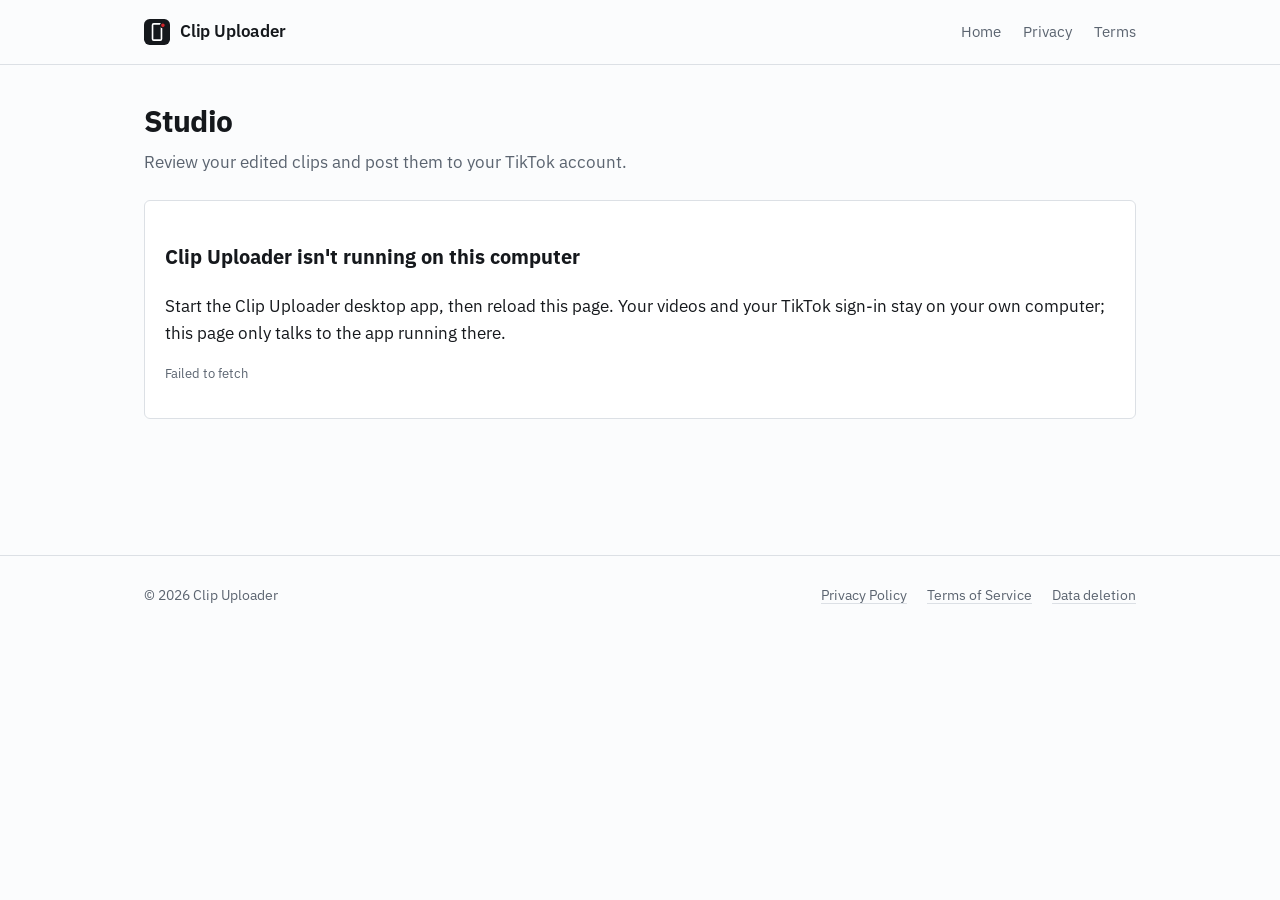
<file: studio/index.html>
<!doctype html>
<html lang="en">
<head>
  <meta charset="utf-8">
  <meta name="viewport" content="width=device-width, initial-scale=1">
  <link rel="canonical" href="https://clipuploader.github.io/studio/">
  <title>Clip Uploader Studio</title>
  <meta name="robots" content="noindex">
  <link rel="icon" href="../logo.svg" type="image/svg+xml">
  <link href="https://fonts.googleapis.com/css2?family=IBM+Plex+Mono&family=IBM+Plex+Sans:wght@400;500;600&display=swap" rel="stylesheet">
  <link rel="stylesheet" href="../style.css?v=5">
  <style>
    [hidden] { display: none !important; }
    .studio { padding-top: 32px; padding-bottom: 64px; }
    .studio h1 { font-size: 30px; margin: 0 0 4px; letter-spacing: -0.02em; }
    .studio .sub { color: var(--muted); margin: 0 0 24px; }
    .account { display: flex; align-items: center; gap: 14px; margin-bottom: 22px; }
    .account img { width: 48px; height: 48px; border-radius: 50%; object-fit: cover; background: var(--bg-soft); }
    .account .who { line-height: 1.3; }
    .account .who small { color: var(--muted); display: block; }
    .account .actions { margin-left: auto; display: flex; gap: 10px; }
    .layout { display: grid; grid-template-columns: 300px 1fr; gap: 20px; align-items: start; }
    .clips { padding: 8px; max-height: 760px; overflow: auto; }
    .clip { display: block; width: 100%; text-align: left; border: 1px solid transparent; background: none; color: var(--text);
      padding: 10px 12px; border-radius: 10px; cursor: pointer; font: inherit; }
    .clip:hover { background: var(--bg-soft); }
    .clip.active { border-color: var(--accent); background: var(--accent-soft); }
    .clip small { display: block; color: var(--muted); font-size: 13px; }
    .composer { display: grid; grid-template-columns: 260px 1fr; gap: 24px; }
    .composer video { width: 100%; aspect-ratio: 9 / 16; background: #000; border-radius: 12px; }
    .field { margin-bottom: 18px; }
    .field > label, .field > .label { display: block; font-weight: 600; margin-bottom: 6px; }
    textarea, select { width: 100%; font: inherit; color: var(--text); background: var(--card); border: 1px solid var(--border);
      border-radius: 10px; padding: 10px 12px; }
    textarea { min-height: 130px; resize: vertical; }
    .count { color: var(--muted); font-size: 13px; text-align: right; }
    .checks label { display: inline-flex; align-items: center; gap: 8px; margin-right: 18px; font-weight: 400; }
    .checks label.off { color: var(--muted); }
    .hint { color: var(--muted); font-size: 13px; margin-top: 6px; }
    .toggle { display: flex; align-items: center; justify-content: space-between; gap: 12px; }
    .switch { position: relative; width: 44px; height: 24px; flex: none; }
    .switch input { opacity: 0; width: 0; height: 0; }
    .switch span { position: absolute; inset: 0; background: var(--border); border-radius: 999px; transition: .2s; cursor: pointer; }
    .switch span::before { content: ""; position: absolute; width: 18px; height: 18px; left: 3px; top: 3px; background: #fff;
      border-radius: 50%; transition: .2s; }
    .switch input:checked + span { background: var(--accent); }
    .switch input:checked + span::before { transform: translateX(20px); }
    .disclosure { border: 1px solid var(--border); border-radius: 10px; padding: 12px 14px; margin-top: 10px; }
    .disclosure label { display: flex; gap: 10px; align-items: flex-start; margin: 8px 0; font-weight: 400; }
    .disclosure label small { display: block; color: var(--muted); }
    .notice { background: var(--accent-soft); border-radius: 10px; padding: 10px 12px; font-size: 14px; margin-top: 8px; }
    .consent { font-size: 14px; color: var(--muted); margin: 6px 0 14px; }
    .btn[disabled] { opacity: .5; cursor: not-allowed; filter: none; }
    button.btn { cursor: pointer; font-family: inherit; }
    .status { margin-top: 14px; padding: 12px 14px; border-radius: 10px; background: var(--bg-soft); border: 1px solid var(--border); }
    .status.ok { border-color: var(--ok); }
    .status.err { border-color: #d93025; }
    .group { font-size: 14px; font-weight: 600; color: var(--text); padding: 14px 12px 4px; }
    .day { font-size: 13px; font-weight: 600; padding: 8px 12px 2px; }
    .clip.posted { opacity: .7; }
    .posted-note { background: var(--accent-soft); border-radius: 10px; padding: 10px 12px; margin-bottom: 12px; font-size: 14px; }
    #mark { margin-left: 8px; }
    .pick { display: inline-block; font-size: 12px; font-weight: 600; color: var(--accent); margin-right: 6px; }
    .badge { display: inline-block; font-size: 12px; color: var(--muted); margin-left: 6px; }
    .empty { color: var(--muted); padding: 14px; }
    .usage { margin-top: 20px; }
    .recs { padding-left: 20px; margin: 0 0 16px; }
    .recs li { margin: 6px 0; }
    .recs li small { display: block; color: var(--muted); }
    .area { font-weight: 600; margin-right: 6px; }
    .usage-head { display: flex; flex-wrap: wrap; align-items: baseline; gap: 6px 14px; margin-bottom: 16px; }
    .usage-head h2 { font-size: 22px; margin: 0; }
    .tiles { display: grid; grid-template-columns: repeat(auto-fit, minmax(170px, 1fr)); gap: 12px; margin-bottom: 18px; }
    .tile { background: var(--bg-soft); border: 1px solid var(--border); border-radius: 12px; padding: 12px 14px; }
    .tile small { display: block; color: var(--muted); font-size: 13px; }
    .tile strong { display: block; font-size: 24px; letter-spacing: -0.01em; }
    .tile span { display: block; color: var(--muted); font-size: 12px; }
    .chart { display: flex; align-items: flex-end; gap: 6px; height: 150px; padding: 8px 0 22px; border-bottom: 1px solid var(--border);
      margin-bottom: 18px; position: relative; }
    .bar { flex: 1; min-width: 0; position: relative; height: 100%; display: flex; align-items: flex-end; }
    .bar i { display: block; width: 100%; background: var(--accent); border-radius: 4px 4px 0 0; min-height: 2px; opacity: .85; }
    .bar.today i { opacity: 1; }
    .bar:hover i { opacity: 1; }
    .bar b { position: absolute; bottom: -20px; left: 0; right: 0; text-align: center; font-size: 11px; font-weight: 400; color: var(--muted); }
    .usage-cols { display: grid; grid-template-columns: 1fr 1fr; gap: 24px; }
    .usage-cols h3 { font-size: 15px; margin: 0 0 6px; }
    table.mini { width: 100%; border-collapse: collapse; font-size: 14px; margin-bottom: 16px; }
    table.mini td { padding: 5px 4px; border-bottom: 1px solid var(--border); }
    table.mini td.n { text-align: right; font-variant-numeric: tabular-nums; }
    @media (max-width: 900px) { .layout, .composer, .usage-cols { grid-template-columns: 1fr; } .composer video { max-width: 280px; } }
  </style>
</head>
<body>
<header class="site-header">
  <div class="wrap">
    <a class="brand" href="../"><img src="../logo.svg" alt="">Clip Uploader</a>
    <nav class="nav">
      <a href="../">Home</a>
      <a href="../privacy.html">Privacy</a>
      <a href="../terms.html">Terms</a>
    </nav>
  </div>
</header>

<main class="wrap studio">
  <h1>Studio</h1>
  <p class="sub">Review your edited clips and post them to your TikTok account.</p>

  <div id="offline" class="card" hidden>
    <h3>Clip Uploader isn't running on this computer</h3>
    <p>Start the Clip Uploader desktop app, then reload this page. Your videos and your TikTok sign-in stay on your
      own computer; this page only talks to the app running there.</p>
    <p class="hint" id="offline-detail"></p>
  </div>

  <div id="app" hidden>
    <div class="card account" id="account">
      <img id="avatar" alt="">
      <div class="who">
        <small>Posting to TikTok account</small>
        <strong id="nickname">Not connected</strong> <span id="username" class="hint"></span>
      </div>
      <div class="actions">
        <button class="btn primary" id="connect" hidden>Connect TikTok account</button>
        <button class="btn" id="switch" hidden>Switch account</button>
        <button class="btn" id="disconnect" hidden>Disconnect</button>
      </div>
    </div>

    <div class="layout">
      <div class="card clips" id="clips"><div class="empty">Loading clips…</div></div>

      <div class="card" id="editor">
        <div class="empty" id="pick">Select a clip on the left to prepare a post.</div>
        <div class="composer" id="composer" hidden>
          <div>
            <video id="preview" controls playsinline preload="metadata"></video>
            <p class="hint" id="duration"></p>
          </div>
          <div>
            <div class="field">
              <label for="caption">Caption</label>
              <textarea id="caption" maxlength="2200"></textarea>
              <div class="count"><span id="chars">0</span> / 2200</div>
            </div>

            <div class="field">
              <label for="privacy">Who can watch this video</label>
              <select id="privacy"></select>
            </div>

            <div class="field checks">
              <span class="label">Allow users to</span>
              <label id="l-comment"><input type="checkbox" id="comment"> Comment</label>
              <label id="l-duet"><input type="checkbox" id="duet"> Duet</label>
              <label id="l-stitch"><input type="checkbox" id="stitch"> Stitch</label>
              <div class="hint" id="interaction-hint"></div>
            </div>

            <div class="field">
              <div class="toggle">
                <div>
                  <strong>Disclose video content</strong>
                  <div class="hint">Turn on to disclose that this video promotes goods or services in exchange for something of value.</div>
                </div>
                <label class="switch"><input type="checkbox" id="disclose"><span></span></label>
              </div>
              <div class="disclosure" id="disclosure" hidden>
                <label><input type="checkbox" id="brand">
                  <span>Your brand<small>You are promoting yourself or your own business.</small></span></label>
                <label id="l-branded"><input type="checkbox" id="branded">
                  <span>Branded content<small>You are promoting another brand or a third party.</small></span></label>
                <div class="notice" id="label-notice" hidden></div>
                <div class="hint" id="branded-hint" hidden>Branded content visibility cannot be set to private.</div>
              </div>
            </div>

            <p class="consent" id="consent"></p>
            <div class="posted-note" id="posted-note" hidden></div>
            <span id="post-wrap"><button class="btn primary" id="post" disabled>Post to TikTok</button></span>
            <button class="btn" id="mark" title="Use this when you uploaded the clip yourself, e.g. from the TikTok app">Mark as posted</button>
            <div class="status" id="status" hidden></div>
          </div>
        </div>
      </div>
    </div>

    <section class="card usage" id="research" hidden>
      <div class="usage-head">
        <h2>Trend research</h2>
        <span class="hint" id="r-date"></span>
      </div>
      <p id="r-summary"></p>
      <h3>What to change</h3>
      <ol class="recs" id="r-recs"></ol>
      <div class="usage-cols">
        <div><h3>Title formulas</h3><ul class="recs" id="r-titles"></ul>
          <h3>Hashtags</h3><p class="hint" id="r-tags"></p></div>
        <div><h3>Top clips studied</h3><ul class="recs" id="r-top"></ul>
          <h3>Profile</h3><ul class="recs" id="r-profile"></ul></div>
      </div>
    </section>

    <section class="card usage" id="usage" hidden>
      <div class="usage-head">
        <h2>Claude usage</h2>
        <span class="hint">Tokens used by the automations (clip selection and review). Refreshes every minute.</span>
      </div>
      <div class="tiles">
        <div class="tile"><small>Today</small><strong id="u-today">–</strong><span id="u-today-sub"></span></div>
        <div class="tile"><small>Last 7 days</small><strong id="u-week">–</strong><span id="u-week-sub"></span></div>
        <div class="tile"><small>Per clip made (7 days)</small><strong id="u-clip">–</strong><span id="u-clip-sub"></span></div>
        <div class="tile"><small>API-price equivalent (7 days)</small><strong id="u-cost">–</strong><span>not billed: covered by the subscription</span></div>
      </div>
      <div class="chart" id="u-chart" aria-label="Tokens per day, last 14 days"></div>
      <div class="usage-cols">
        <div>
          <h3>By task (7 days)</h3>
          <table class="mini" id="u-tags"></table>
          <h3>Token types (7 days)</h3>
          <table class="mini" id="u-split"></table>
        </div>
        <div>
          <h3>Latest requests</h3>
          <table class="mini" id="u-recent"></table>
        </div>
      </div>
    </section>
  </div>
</main>

<footer class="site-footer">
  <div class="wrap">
    <span>© 2026 Clip Uploader</span>
    <nav><a href="../privacy.html">Privacy Policy</a><a href="../terms.html">Terms of Service</a><a href="../data-deletion.html">Data deletion</a></nav>
  </div>
</footer>

<script>
(function () {
  var API = location.hostname === "127.0.0.1" || location.hostname === "localhost" ? "" : "http://127.0.0.1:8770";
  var PRIVACY_LABELS = {
    PUBLIC_TO_EVERYONE: "Everyone",
    MUTUAL_FOLLOW_FRIENDS: "Friends",
    FOLLOWER_OF_CREATOR: "Followers",
    SELF_ONLY: "Only me"
  };
  var MUSIC = '<a href="https://www.tiktok.com/legal/page/global/music-usage-confirmation/en" target="_blank" rel="noopener">Music Usage Confirmation</a>';
  var BRANDED = '<a href="https://www.tiktok.com/legal/page/global/bc-policy/en" target="_blank" rel="noopener">Branded Content Policy</a>';
  var $ = function (id) { return document.getElementById(id); };
  var account = null, clips = [], current = null, busy = false;

  function api(path, body) {
    var opts = body ? { method: "POST", headers: { "Content-Type": "application/json" }, body: JSON.stringify(body) } : {};
    return fetch(API + path, opts).then(function (r) {
      return r.json().then(function (data) {
        if (!r.ok) throw new Error(data.error || ("Request failed (" + r.status + ")"));
        return data;
      });
    });
  }

  function esc(text) {
    var d = document.createElement("div");
    d.textContent = text == null ? "" : String(text);
    return d.innerHTML;
  }

  // ---- account (creator info is fetched fresh every time a post form opens) ----
  function loadAccount() {
    return api("/api/account").then(function (a) {
      account = a;
      $("connect").hidden = a.connected;
      $("switch").hidden = $("disconnect").hidden = !a.connected;
      if (a.connected) {
        $("nickname").textContent = a.nickname || a.username;
        $("username").textContent = a.username ? "@" + a.username : "";
        $("avatar").src = a.avatar || "../logo.svg";
      } else {
        $("nickname").textContent = "Not connected";
        $("username").textContent = "";
        $("avatar").src = "../logo.svg";
      }
      return a;
    });
  }

  function signIn() {
    api("/api/login?back=" + encodeURIComponent(location.href.split("#")[0])).then(function (r) {
      location.href = r.url;
    }).catch(showError);
  }
  $("connect").onclick = signIn;
  $("switch").onclick = signIn;
  $("disconnect").onclick = function () {
    if (!confirm("Disconnect this TikTok account from Clip Uploader? The saved sign-in is deleted from this computer.")) return;
    api("/api/disconnect", {}).then(loadAccount).then(renderComposer);
  };

  // ---- clips ----
  function loadClips() {
    return api("/api/clips").then(function (list) {
      clips = list;
      var box = $("clips");
      if (!list.length) { box.innerHTML = '<div class="empty">No clips waiting. New clips appear here after the daily run.</div>'; return; }
      box.innerHTML = "";
      // Newest first, grouped by day; posted clips move to their own list at the bottom.
      var todo = list.filter(function (c) { return !c.posted; });
      var done = list.filter(function (c) { return c.posted; });
      var day = "";
      function heading(text) {
        var h = document.createElement("div");
        h.className = "group";
        h.textContent = text;
        box.appendChild(h);
      }
      function item(c) {
        var b = document.createElement("button");
        b.className = "clip" + (current && current.key === c.key ? " active" : "") + (c.posted ? " posted" : "");
        b.innerHTML = (c.top_pick ? '<span class="pick">Pick</span> ' : "") + esc(c.title) +
          (c.tiktok_safe ? "" : '<span class="badge">may not reach For You</span>') +
          "<small>" + esc(c.streamer) + (c.virality ? " · score " + esc(c.virality) + "/10" : "") +
          (c.on_youtube ? " · on YouTube" : "") +
          (c.posted ? " · on TikTok " + esc(c.posted_at.slice(5, 16).replace("T", " ")) + (c.manual ? " (by hand)" : "") : "") +
          "</small>";
        b.onclick = function () { select(c); };
        box.appendChild(b);
      }
      var picks = todo.filter(function (c) { return c.top_pick; });
      heading("Post today on TikTok (" + picks.length + ")");
      if (!picks.length) box.insertAdjacentHTML("beforeend", '<div class="empty">No pick right now: either today’s 2–3 posts are done, or no clip scored 8+.</div>');
      picks.forEach(item);
      todo = todo.filter(function (c) { return !c.top_pick; });
      heading("Other clips (" + todo.length + ")");
      todo.forEach(function (c) {
        var d = c.queued_at.slice(0, 10);
        if (d !== day) {
          day = d;
          var sub = document.createElement("div");
          sub.className = "day";
          sub.textContent = new Date(d + "T12:00:00").toLocaleDateString(undefined, { weekday: "short", day: "numeric", month: "short" });
          box.appendChild(sub);
        }
        item(c);
      });
      if (!todo.length) box.insertAdjacentHTML("beforeend", '<div class="empty">All caught up.</div>');
      // Posted clips are not listed (the server leaves them out; their files are removed once done).
    });
  }

  function select(c) {
    if (busy) return;
    current = c;
    loadClips();
    loadAccount().then(renderComposer).catch(showError);
  }

  // ---- composer ----
  function renderComposer() {
    $("status").hidden = true;
    if (!current) return;
    $("pick").hidden = true;
    $("composer").hidden = false;
    $("preview").src = API + "/video/" + encodeURIComponent(current.key);
    showPosted();
    $("caption").value = current.caption;
    $("chars").textContent = current.caption.length;

    // Privacy: exactly the options TikTok returns, and no default choice.
    var sel = $("privacy");
    sel.innerHTML = '<option value="" selected disabled>Select who can watch</option>';
    (account && account.privacy_level_options || []).forEach(function (opt) {
      var o = document.createElement("option");
      o.value = opt;
      o.textContent = PRIVACY_LABELS[opt] || opt;
      sel.appendChild(o);
    });

    // Interactions: all off by default, greyed out when disabled in the creator's TikTok settings.
    var off = [];
    [["comment", "comment_disabled", "Comment"], ["duet", "duet_disabled", "Duet"], ["stitch", "stitch_disabled", "Stitch"]].forEach(function (x) {
      var box = $(x[0]), disabled = !!(account && account[x[1]]);
      box.checked = false;
      box.disabled = disabled;
      $("l-" + x[0]).className = disabled ? "off" : "";
      if (disabled) off.push(x[2]);
    });
    $("interaction-hint").textContent = off.length ? off.join(", ") + " turned off in your TikTok privacy settings." : "";

    $("disclose").checked = false;
    $("brand").checked = false;
    $("branded").checked = false;
    update();
  }

  $("preview").addEventListener("loadedmetadata", function () {
    var d = Math.round($("preview").duration), max = account && account.max_video_post_duration_sec;
    $("duration").textContent = "Length " + d + " s" + (max && d > max ? " — longer than your account allows (" + max + " s)." : "");
    update();
  });
  $("caption").addEventListener("input", function () { $("chars").textContent = $("caption").value.length; });
  ["privacy", "disclose", "brand", "branded", "comment", "duet", "stitch"].forEach(function (id) { $(id).addEventListener("change", update); });

  function update() {
    var disclose = $("disclose").checked, brand = $("brand").checked, branded = $("branded").checked;
    var privacy = $("privacy").value;
    $("disclosure").hidden = !disclose;

    // Branded content can't be private: grey out "Only me" while it's selected, and vice versa.
    Array.prototype.forEach.call($("privacy").options, function (o) {
      if (o.value === "SELF_ONLY") {
        o.disabled = disclose && branded;
        o.title = o.disabled ? "Branded content visibility cannot be set to private." : "";
      }
    });
    $("branded").disabled = privacy === "SELF_ONLY";
    $("l-branded").title = $("branded").disabled ? "Branded content visibility cannot be set to private." : "";
    $("branded-hint").hidden = !(disclose && privacy === "SELF_ONLY");
    if ($("branded").disabled) { $("branded").checked = false; branded = false; }

    var notice = $("label-notice");
    if (disclose && branded) { notice.hidden = false; notice.textContent = "Your photo/video will be labeled as 'Paid partnership'"; }
    else if (disclose && brand) { notice.hidden = false; notice.textContent = "Your photo/video will be labeled as 'Promotional content'"; }
    else { notice.hidden = true; }

    $("consent").innerHTML = disclose && branded
      ? "By posting, you agree to TikTok's " + BRANDED + " and " + MUSIC + "."
      : "By posting, you agree to TikTok's " + MUSIC + ".";

    var needsChoice = disclose && !brand && !branded;
    var max = account && account.max_video_post_duration_sec, dur = $("preview").duration;
    var tooLong = max && dur && dur > max;
    var ready = account && account.connected && privacy && !needsChoice && !tooLong && !busy;
    $("post").disabled = !ready;
    $("post-wrap").title = needsChoice ? "You need to indicate if your content promotes yourself, a third party, or both." : "";
  }

  // ---- posting (nothing is sent to TikTok before this click) ----
  $("mark").onclick = function () {
    if (!current || busy) return;
    var undo = current.posted;
    api("/api/mark", { key: current.key, posted: !undo }).then(function () {
      current.posted = !undo;
      setStatus(undo ? "Marked as not posted." : "Marked as posted on TikTok.", "ok");
      showPosted();
      loadClips();
    }).catch(showError);
  };

  function showPosted() {
    var note = $("posted-note");
    if (current && current.posted) {
      note.hidden = false;
      note.innerHTML = "Already on TikTok" + (current.posted_at ? " since " + esc(current.posted_at.slice(0, 16).replace("T", " ")) : "") +
        (current.manual ? " (posted by hand)" : "") +
        (current.url ? ' · <a href="' + esc(current.url) + '" target="_blank" rel="noopener">open</a>' : "") + ".";
      $("mark").textContent = "Mark as not posted";
    } else {
      note.hidden = true;
      $("mark").textContent = "Mark as posted";
    }
  }

  $("post").onclick = function () {
    if ($("post").disabled) return;
    busy = true;
    update();
    setStatus("Starting…");
    api("/api/post", {
      key: current.key,
      caption: $("caption").value,
      privacy_level: $("privacy").value,
      allow_comment: $("comment").checked,
      allow_duet: $("duet").checked,
      allow_stitch: $("stitch").checked,
      disclose: $("disclose").checked,
      your_brand: $("brand").checked,
      branded_content: $("branded").checked,
      consent: true
    }).then(function (r) { poll(r.job); }).catch(function (e) { busy = false; update(); showError(e); });
  };

  function poll(job) {
    api("/api/job/" + job).then(function (j) {
      if (j.state === "done") {
        busy = false;
        setStatus("Posted to TikTok. It may take a few minutes for the video to appear on your profile." +
          (j.url ? ' <a href="' + esc(j.url) + '" target="_blank" rel="noopener">Open post</a>' : ""), "ok", true);
        if (current) { current.posted = true; showPosted(); }
        loadClips();
        return;
      }
      if (j.state === "failed") { busy = false; update(); setStatus(esc(j.detail), "err", true); return; }
      setStatus(esc(j.detail) + " It may take a few minutes for the video to appear on your profile.", "", true);
      setTimeout(function () { poll(job); }, 2500);
    }).catch(showError);
  }

  function setStatus(text, kind, html) {
    var s = $("status");
    s.hidden = false;
    s.className = "status" + (kind ? " " + kind : "");
    if (html) s.innerHTML = text; else s.textContent = text;
  }
  function showError(e) { setStatus(e.message || String(e), "err"); }

  // ---- Claude usage ----
  function fmt(n) {
    if (n >= 1e6) return (n / 1e6).toFixed(n >= 1e7 ? 0 : 1) + "M";
    if (n >= 1e3) return (n / 1e3).toFixed(n >= 1e5 ? 0 : 1) + "k";
    return String(n);
  }
  function rows(table, list) {
    $(table).innerHTML = list.length ? list.map(function (r) {
      return "<tr><td>" + esc(r[0]) + '</td><td class="n">' + esc(r[1]) + "</td>" +
        (r[2] !== undefined ? '<td class="n">' + esc(r[2]) + "</td>" : "") + "</tr>";
    }).join("") : '<tr><td class="hint">No requests yet.</td></tr>';
  }
  function loadUsage() {
    return api("/api/usage").then(function (u) {
      $("usage").hidden = false;
      var t = u.totals;
      $("u-today").textContent = fmt(t.today.tokens);
      $("u-today-sub").textContent = t.today.calls + " requests";
      $("u-week").textContent = fmt(t.week.tokens);
      $("u-week-sub").textContent = t.week.calls + " requests";
      var made = u.clips.made || 0;
      $("u-clip").textContent = made ? fmt(Math.round(t.week.tokens / made)) : "–";
      $("u-clip-sub").textContent = made + " clips made, " + (u.clips.youtube || 0) + " posted to YouTube";
      $("u-cost").textContent = "$" + t.week.cost.toFixed(2);

      var max = Math.max.apply(null, u.days.map(function (d) { return d.tokens; }).concat([1]));
      var today = u.days[u.days.length - 1].day;
      $("u-chart").innerHTML = u.days.map(function (d) {
        var label = d.day.slice(8, 10) + "." + d.day.slice(5, 7);
        return '<div class="bar' + (d.day === today ? " today" : "") + '" title="' + esc(label + ": " + d.tokens.toLocaleString() +
          " tokens, " + d.calls + " requests") + '"><i style="height:' + (100 * d.tokens / max).toFixed(1) + '%"></i><b>' +
          esc(d.day.slice(8, 10)) + "</b></div>";
      }).join("");

      rows("u-tags", Object.keys(u.tags).map(function (k) { return [k, fmt(u.tags[k].tokens), u.tags[k].calls + " req"]; }));
      var names = { input: "Input", cache_write: "Cache write", cache_read: "Cache read", output: "Output" };
      rows("u-split", Object.keys(u.split).map(function (k) { return [names[k], fmt(u.split[k])]; }));
      rows("u-recent", u.recent.map(function (r) {
        return [r.time.slice(5, 16).replace("T", " ") + " · " + r.tag, fmt(r.tokens),
          (r.seconds ? Math.round(r.seconds) + " s" : "")];
      }));
    }).catch(function () {});
  }

  // ---- trend research (written nightly by research.py) ----
  function list(id, items) {
    $(id).innerHTML = items.length ? items.join("") : '<li class="hint">Nothing yet.</li>';
  }
  function loadResearch() {
    return api("/api/research").then(function (r) {
      if (!r || !r.date) return;
      $("research").hidden = false;
      $("r-date").textContent = "Latest report: " + r.date + " (runs every night at 00:00)";
      $("r-summary").textContent = r.summary || "";
      list("r-recs", (r.recommendations || []).slice().sort(function (a, b) { return (a.priority || 9) - (b.priority || 9); })
        .map(function (x) {
          return '<li><span class="area">' + esc(x.area) + "</span>" + esc(x.change) + "<small>" + esc(x.why) + "</small></li>";
        }));
      list("r-titles", (r.title_formulas || []).map(function (t) { return "<li>" + esc(t) + "</li>"; }));
      $("r-tags").textContent = (r.hashtags || []).join(" ");
      list("r-top", (r.top_clips || []).map(function (c) {
        return '<li><a href="https://youtube.com/shorts/' + encodeURIComponent(c.id) + '" target="_blank" rel="noopener">' +
          esc(c.title) + "</a><small>" + esc(c.channel) + " · " + Number(c.views || 0).toLocaleString() + " views</small></li>";
      }));
      list("r-profile", (r.profile_tips || []).map(function (t) { return "<li>" + esc(t) + "</li>"; }));
    }).catch(function () {});
  }

  // ---- start ----
  api("/api/account").then(function () {
    $("app").hidden = false;
    if (location.hash === "#connected") setStatus("TikTok account connected.", "ok");
    history.replaceState(null, "", location.pathname);
    loadUsage();
    setInterval(loadUsage, 60000);
    loadResearch();
    return loadAccount().then(loadClips);
  }).catch(function (e) {
    $("offline").hidden = false;
    $("offline-detail").textContent = String(e.message || e);
  });
})();
</script>
</body>
</html>
</file>
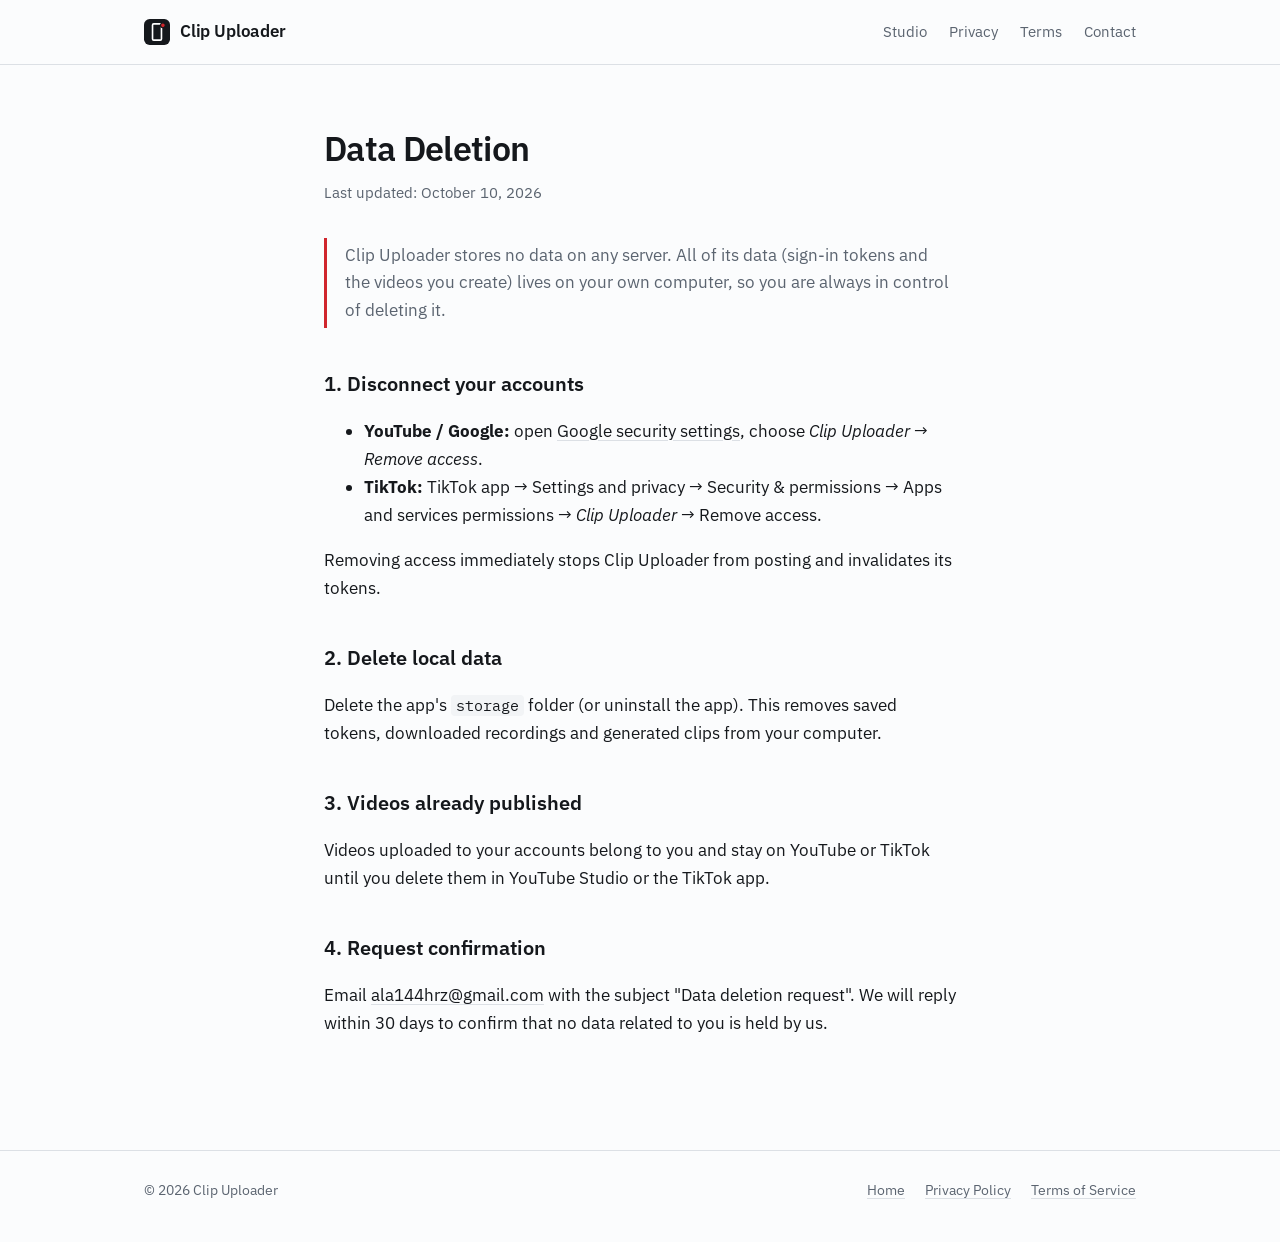
<file: data-deletion.html>
<!doctype html>
<html lang="en">
<head>
  <meta charset="utf-8">
  <meta name="viewport" content="width=device-width, initial-scale=1">
  <link rel="canonical" href="https://clipuploader.github.io/data-deletion.html">
  <title>Data Deletion – Clip Uploader</title>
  <meta name="description" content="How to disconnect Clip Uploader and delete all related data.">
  <link rel="icon" href="logo.svg" type="image/svg+xml">
  <link href="https://fonts.googleapis.com/css2?family=IBM+Plex+Mono&family=IBM+Plex+Sans:wght@400;500;600&display=swap" rel="stylesheet">
  <link rel="stylesheet" href="style.css?v=5">
</head>
<body>
<header class="site-header">
  <div class="wrap">
    <a class="brand" href="./"><img src="logo.svg" alt="">Clip Uploader</a>
    <nav class="nav"><a href="studio/">Studio</a><a href="privacy.html">Privacy</a><a href="terms.html">Terms</a><a href="mailto:ala144hrz@gmail.com">Contact</a></nav>
  </div>
</header>

<main class="doc">
  <h1>Data Deletion</h1>
  <p class="updated">Last updated: October 10, 2026</p>

  <div class="summary">Clip Uploader stores no data on any server. All of its data (sign-in tokens and the
    videos you create) lives on your own computer, so you are always in control of deleting it.</div>

  <h2>1. Disconnect your accounts</h2>
  <ul>
    <li><strong>YouTube / Google:</strong> open
      <a href="https://security.google.com/settings/security/permissions">Google security settings</a>,
      choose <em>Clip Uploader</em> → <em>Remove access</em>.</li>
    <li><strong>TikTok:</strong> TikTok app → Settings and privacy → Security & permissions → Apps and
      services permissions → <em>Clip Uploader</em> → Remove access.</li>
  </ul>
  <p>Removing access immediately stops Clip Uploader from posting and invalidates its tokens.</p>

  <h2>2. Delete local data</h2>
  <p>Delete the app's <code>storage</code> folder (or uninstall the app). This removes saved tokens,
    downloaded recordings and generated clips from your computer.</p>

  <h2>3. Videos already published</h2>
  <p>Videos uploaded to your accounts belong to you and stay on YouTube or TikTok until you delete them in
    YouTube Studio or the TikTok app.</p>

  <h2>4. Request confirmation</h2>
  <p>Email <a href="mailto:ala144hrz@gmail.com?subject=Data%20deletion%20request">ala144hrz@gmail.com</a> with
    the subject "Data deletion request". We will reply within 30 days to confirm that no data related to
    you is held by us.</p>
</main>

<footer class="site-footer">
  <div class="wrap">
    <span>© 2026 Clip Uploader</span>
    <nav><a href="./">Home</a><a href="privacy.html">Privacy Policy</a><a href="terms.html">Terms of Service</a></nav>
  </div>
</footer>
</body>
</html>
</file>
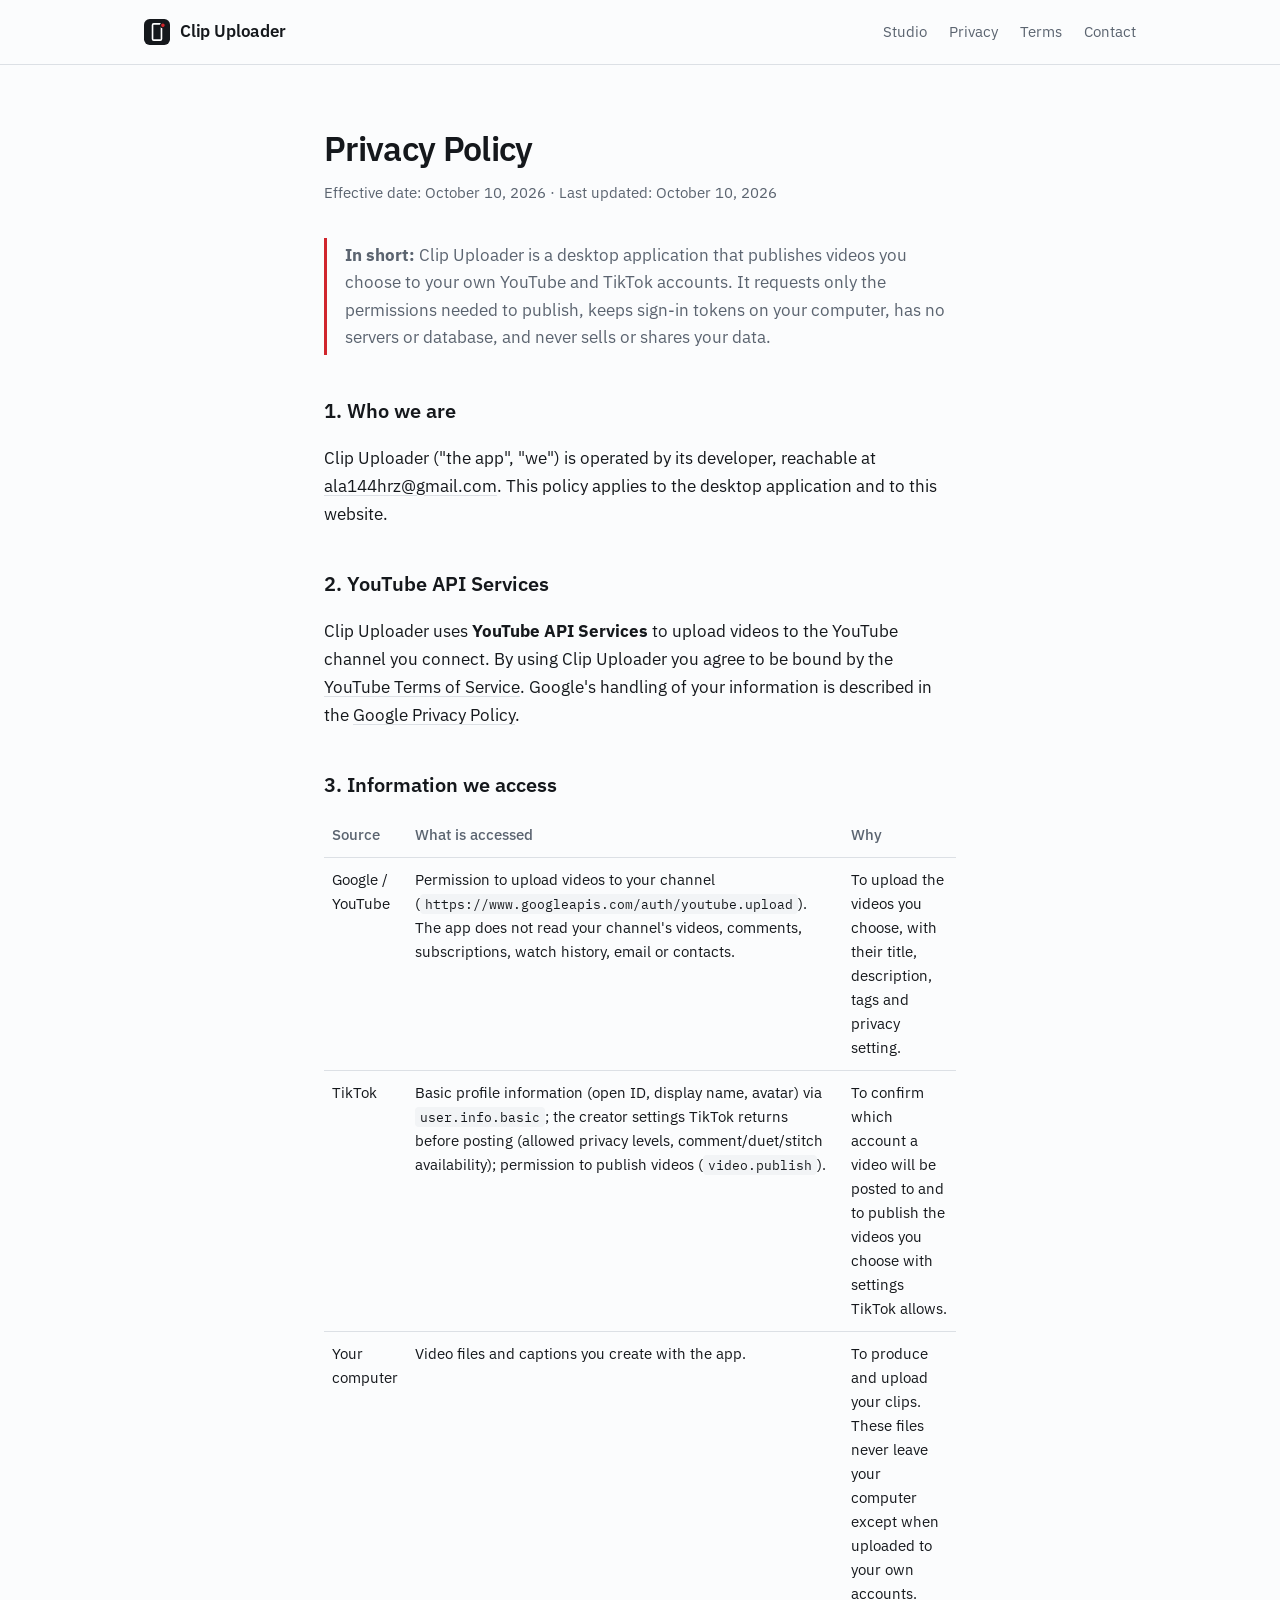
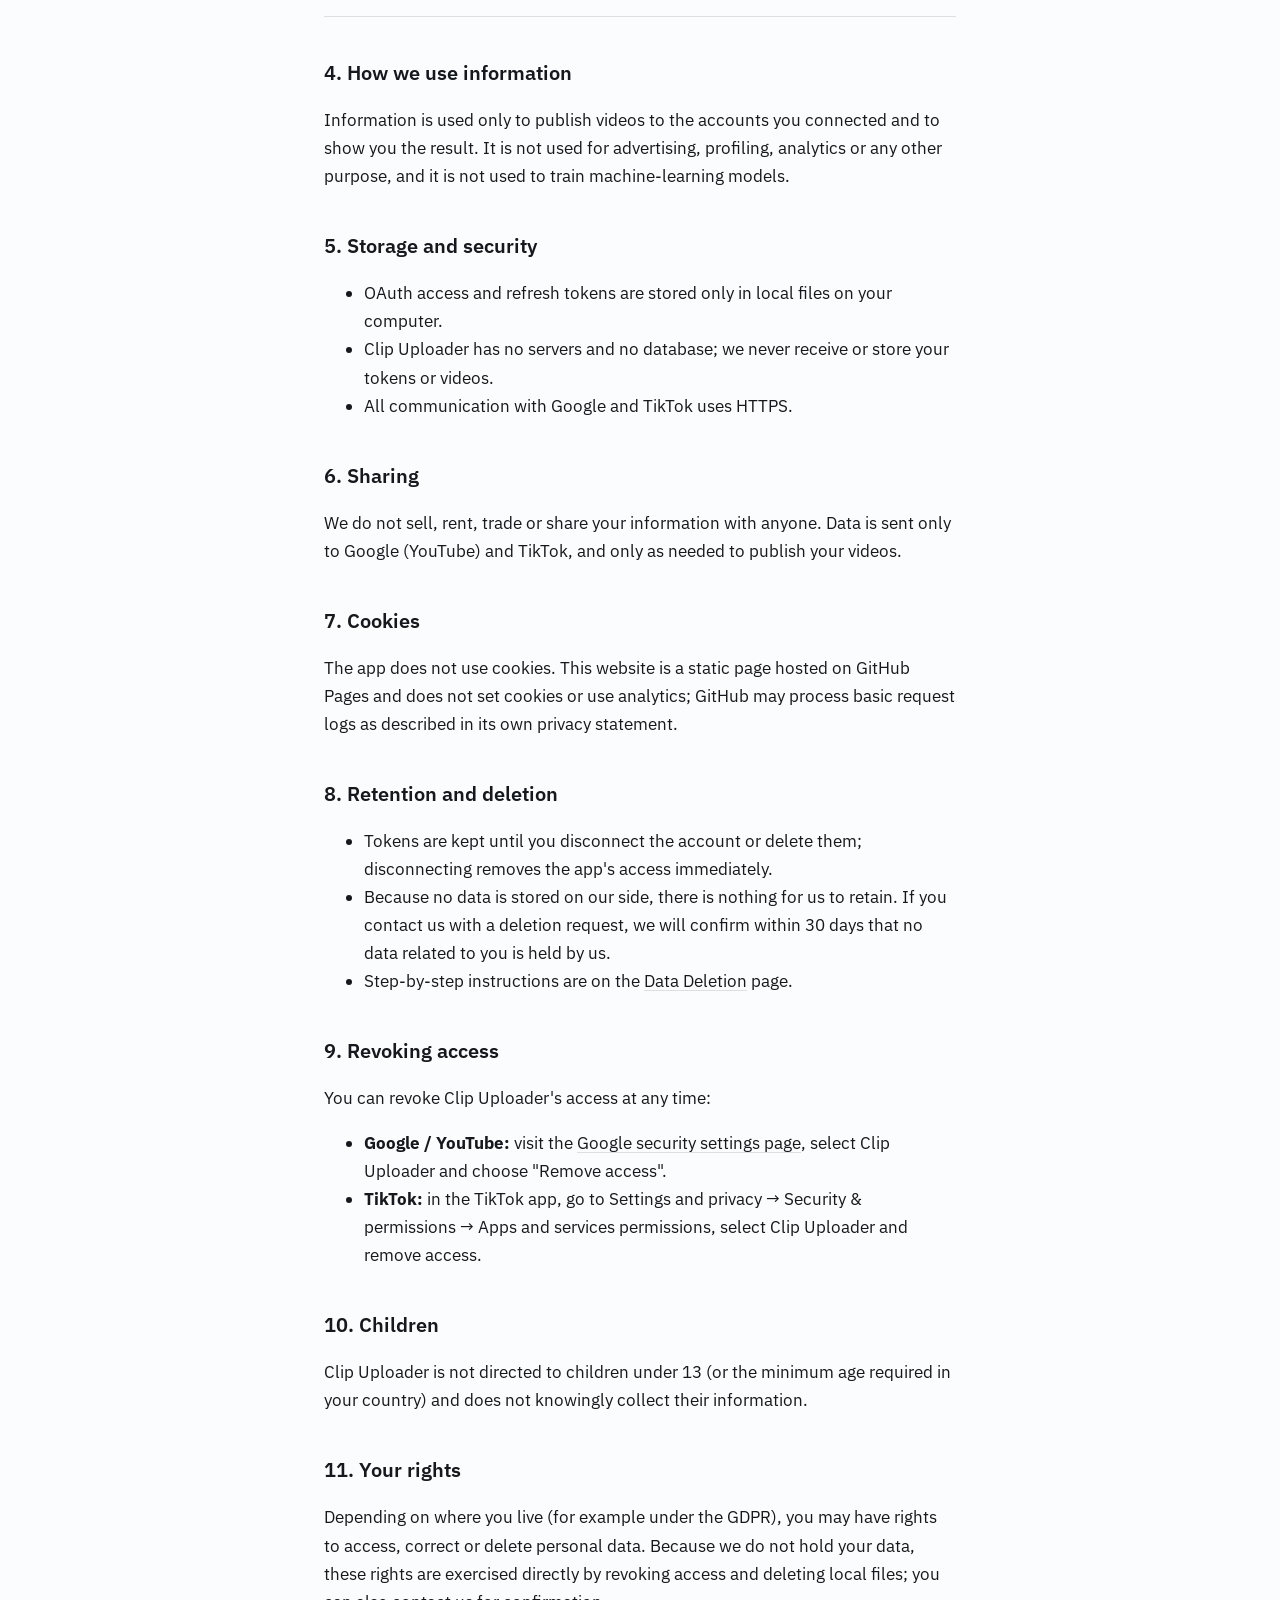
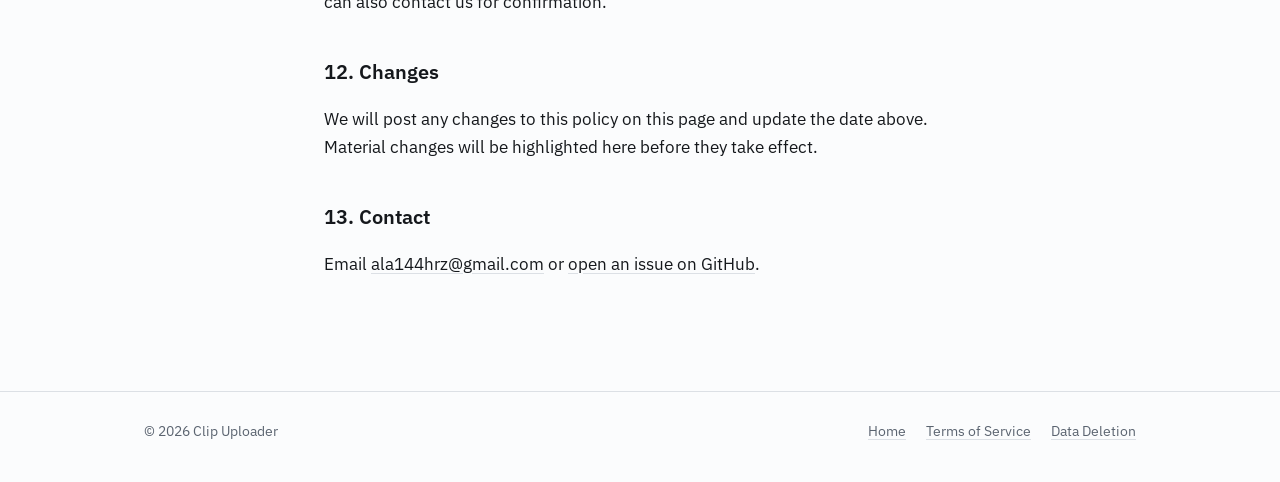
<file: privacy.html>
<!doctype html>
<html lang="en">
<head>
  <meta charset="utf-8">
  <meta name="viewport" content="width=device-width, initial-scale=1">
  <link rel="canonical" href="https://clipuploader.github.io/privacy.html">
  <title>Privacy Policy – Clip Uploader</title>
  <meta name="description" content="How Clip Uploader accesses, uses, stores and deletes data from YouTube (Google) and TikTok.">
  <link rel="icon" href="logo.svg" type="image/svg+xml">
  <link href="https://fonts.googleapis.com/css2?family=IBM+Plex+Mono&family=IBM+Plex+Sans:wght@400;500;600&display=swap" rel="stylesheet">
  <link rel="stylesheet" href="style.css?v=5">
</head>
<body>
<header class="site-header">
  <div class="wrap">
    <a class="brand" href="./"><img src="logo.svg" alt="">Clip Uploader</a>
    <nav class="nav"><a href="studio/">Studio</a><a href="privacy.html">Privacy</a><a href="terms.html">Terms</a><a href="mailto:ala144hrz@gmail.com">Contact</a></nav>
  </div>
</header>

<main class="doc">
  <h1>Privacy Policy</h1>
  <p class="updated">Effective date: October 10, 2026 · Last updated: October 10, 2026</p>

  <div class="summary">
    <strong>In short:</strong> Clip Uploader is a desktop application that publishes videos you choose to
    your own YouTube and TikTok accounts. It requests only the permissions needed to publish, keeps sign-in
    tokens on your computer, has no servers or database, and never sells or shares your data.
  </div>

  <h2>1. Who we are</h2>
  <p>Clip Uploader ("the app", "we") is operated by its developer, reachable at
    <a href="mailto:ala144hrz@gmail.com">ala144hrz@gmail.com</a>. This policy applies to the desktop
    application and to this website.</p>

  <h2>2. YouTube API Services</h2>
  <p>Clip Uploader uses <strong>YouTube API Services</strong> to upload videos to the YouTube channel you
    connect. By using Clip Uploader you agree to be bound by the
    <a href="https://www.youtube.com/t/terms">YouTube Terms of Service</a>. Google's handling of your
    information is described in the <a href="https://policies.google.com/privacy">Google Privacy Policy</a>.</p>

  <h2>3. Information we access</h2>
  <table>
    <tr><th>Source</th><th>What is accessed</th><th>Why</th></tr>
    <tr><td>Google / YouTube</td>
      <td>Permission to upload videos to your channel (<code>https://www.googleapis.com/auth/youtube.upload</code>).
        The app does not read your channel's videos, comments, subscriptions, watch history, email or contacts.</td>
      <td>To upload the videos you choose, with their title, description, tags and privacy setting.</td></tr>
    <tr><td>TikTok</td>
      <td>Basic profile information (open ID, display name, avatar) via <code>user.info.basic</code>; the
        creator settings TikTok returns before posting (allowed privacy levels, comment/duet/stitch availability);
        permission to publish videos (<code>video.publish</code>).</td>
      <td>To confirm which account a video will be posted to and to publish the videos you choose with
        settings TikTok allows.</td></tr>
    <tr><td>Your computer</td>
      <td>Video files and captions you create with the app.</td>
      <td>To produce and upload your clips. These files never leave your computer except when uploaded to your own accounts.</td></tr>
  </table>

  <h2>4. How we use information</h2>
  <p>Information is used only to publish videos to the accounts you connected and to show you the result.
    It is not used for advertising, profiling, analytics or any other purpose, and it is not used to train
    machine-learning models.</p>

  <h2>5. Storage and security</h2>
  <ul>
    <li>OAuth access and refresh tokens are stored only in local files on your computer.</li>
    <li>Clip Uploader has no servers and no database; we never receive or store your tokens or videos.</li>
    <li>All communication with Google and TikTok uses HTTPS.</li>
  </ul>

  <h2>6. Sharing</h2>
  <p>We do not sell, rent, trade or share your information with anyone. Data is sent only to Google (YouTube)
    and TikTok, and only as needed to publish your videos.</p>

  <h2>7. Cookies</h2>
  <p>The app does not use cookies. This website is a static page hosted on GitHub Pages and does not set
    cookies or use analytics; GitHub may process basic request logs as described in its own privacy statement.</p>

  <h2>8. Retention and deletion</h2>
  <ul>
    <li>Tokens are kept until you disconnect the account or delete them; disconnecting removes the app's access immediately.</li>
    <li>Because no data is stored on our side, there is nothing for us to retain. If you contact us with a
      deletion request, we will confirm within 30 days that no data related to you is held by us.</li>
    <li>Step-by-step instructions are on the <a href="data-deletion.html">Data Deletion</a> page.</li>
  </ul>

  <h2 id="revoking">9. Revoking access</h2>
  <p>You can revoke Clip Uploader's access at any time:</p>
  <ul>
    <li><strong>Google / YouTube:</strong> visit the
      <a href="https://security.google.com/settings/security/permissions">Google security settings page</a>,
      select Clip Uploader and choose "Remove access".</li>
    <li><strong>TikTok:</strong> in the TikTok app, go to Settings and privacy → Security & permissions →
      Apps and services permissions, select Clip Uploader and remove access.</li>
  </ul>

  <h2>10. Children</h2>
  <p>Clip Uploader is not directed to children under 13 (or the minimum age required in your country) and
    does not knowingly collect their information.</p>

  <h2>11. Your rights</h2>
  <p>Depending on where you live (for example under the GDPR), you may have rights to access, correct or
    delete personal data. Because we do not hold your data, these rights are exercised directly by revoking
    access and deleting local files; you can also contact us for confirmation.</p>

  <h2>12. Changes</h2>
  <p>We will post any changes to this policy on this page and update the date above. Material changes will
    be highlighted here before they take effect.</p>

  <h2>13. Contact</h2>
  <p>Email <a href="mailto:ala144hrz@gmail.com">ala144hrz@gmail.com</a> or
    <a href="https://github.com/clipuploader/clipuploader.github.io/issues">open an issue on GitHub</a>.</p>
</main>

<footer class="site-footer">
  <div class="wrap">
    <span>© 2026 Clip Uploader</span>
    <nav><a href="./">Home</a><a href="terms.html">Terms of Service</a><a href="data-deletion.html">Data Deletion</a></nav>
  </div>
</footer>
</body>
</html>
</file>
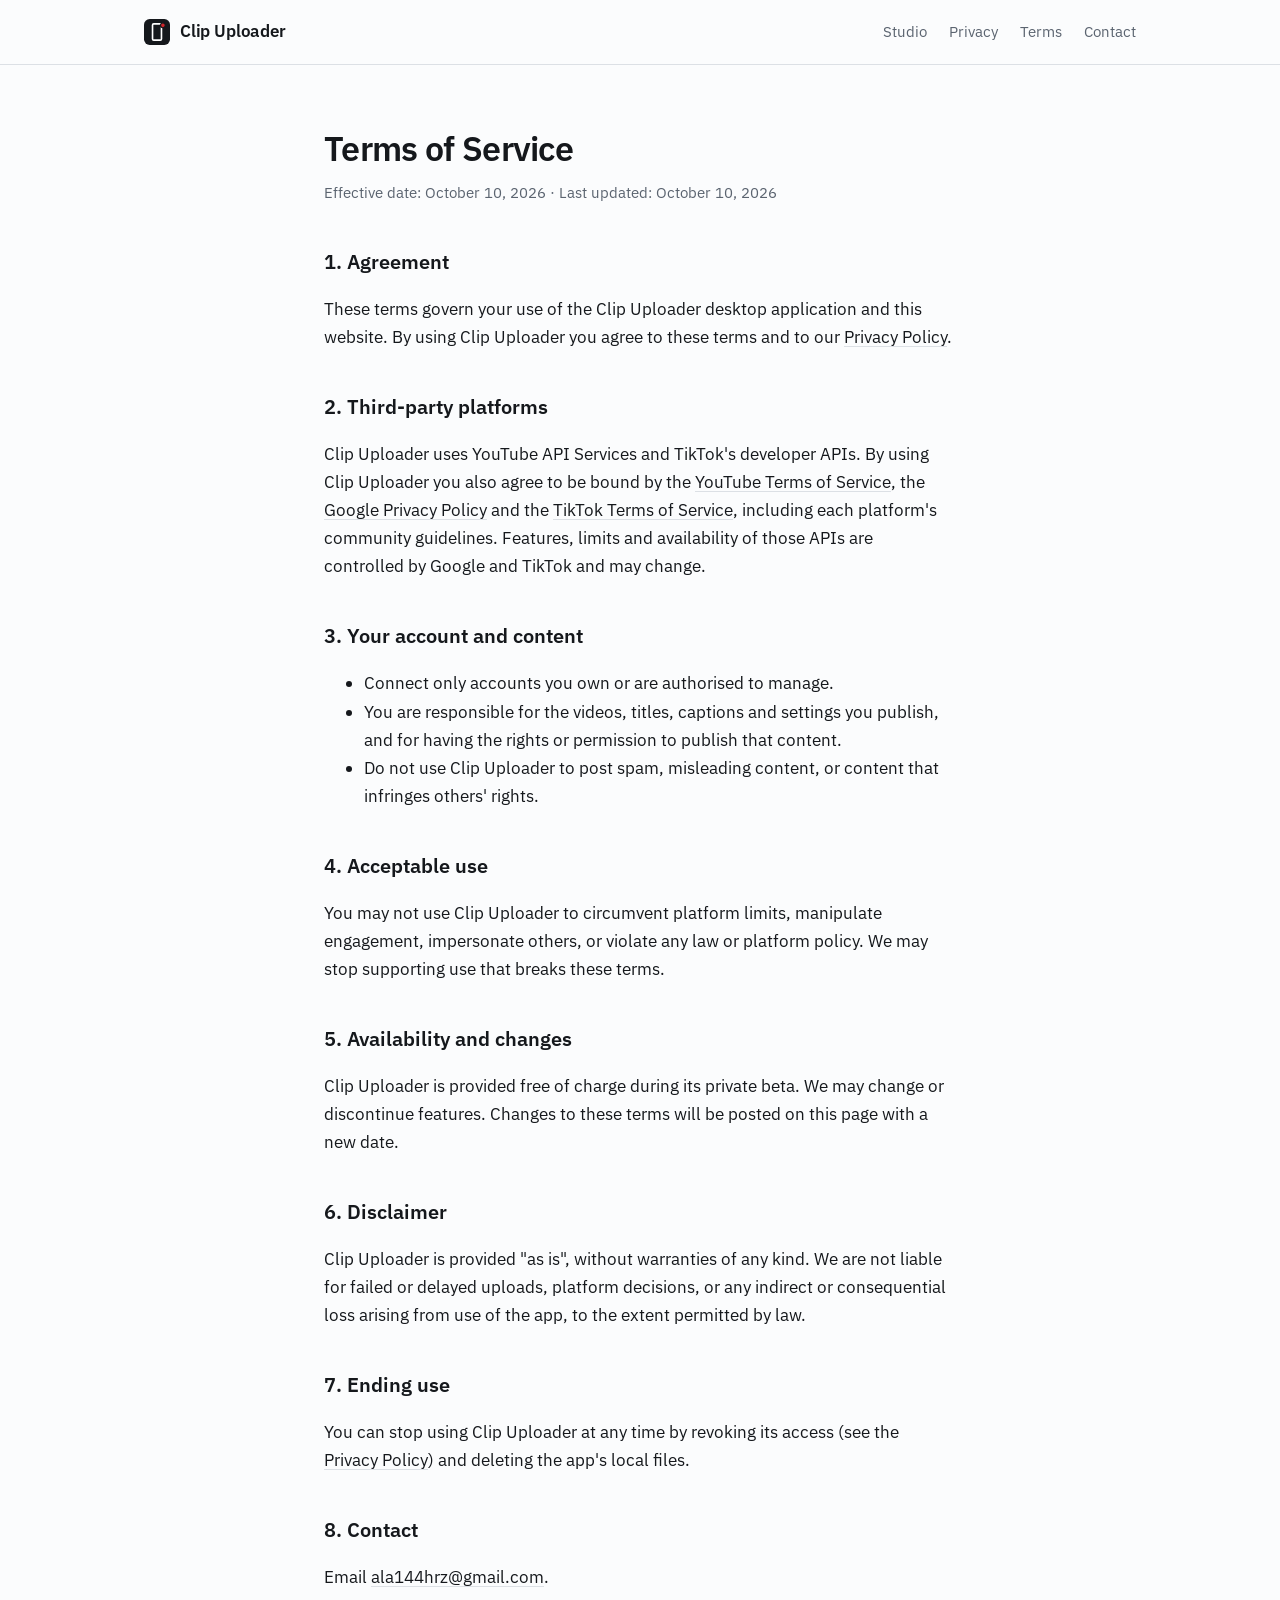
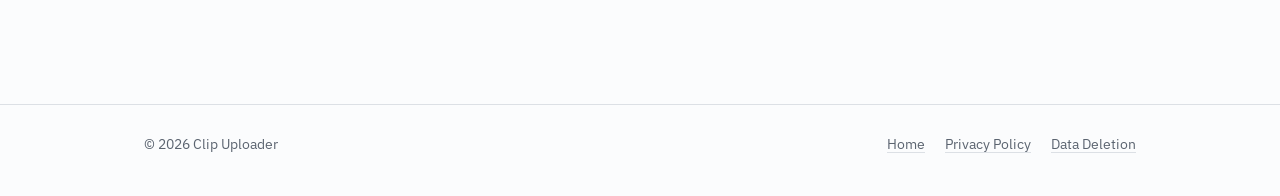
<file: terms.html>
<!doctype html>
<html lang="en">
<head>
  <meta charset="utf-8">
  <meta name="viewport" content="width=device-width, initial-scale=1">
  <link rel="canonical" href="https://clipuploader.github.io/terms.html">
  <title>Terms of Service – Clip Uploader</title>
  <meta name="description" content="Terms of Service for the Clip Uploader desktop application.">
  <link rel="icon" href="logo.svg" type="image/svg+xml">
  <link href="https://fonts.googleapis.com/css2?family=IBM+Plex+Mono&family=IBM+Plex+Sans:wght@400;500;600&display=swap" rel="stylesheet">
  <link rel="stylesheet" href="style.css?v=5">
</head>
<body>
<header class="site-header">
  <div class="wrap">
    <a class="brand" href="./"><img src="logo.svg" alt="">Clip Uploader</a>
    <nav class="nav"><a href="studio/">Studio</a><a href="privacy.html">Privacy</a><a href="terms.html">Terms</a><a href="mailto:ala144hrz@gmail.com">Contact</a></nav>
  </div>
</header>

<main class="doc">
  <h1>Terms of Service</h1>
  <p class="updated">Effective date: October 10, 2026 · Last updated: October 10, 2026</p>

  <h2>1. Agreement</h2>
  <p>These terms govern your use of the Clip Uploader desktop application and this website. By using Clip
    Uploader you agree to these terms and to our <a href="privacy.html">Privacy Policy</a>.</p>

  <h2>2. Third-party platforms</h2>
  <p>Clip Uploader uses YouTube API Services and TikTok's developer APIs. By using Clip Uploader you also
    agree to be bound by the <a href="https://www.youtube.com/t/terms">YouTube Terms of Service</a>, the
    <a href="https://policies.google.com/privacy">Google Privacy Policy</a> and the
    <a href="https://www.tiktok.com/legal/terms-of-service">TikTok Terms of Service</a>, including each
    platform's community guidelines. Features, limits and availability of those APIs are controlled by
    Google and TikTok and may change.</p>

  <h2>3. Your account and content</h2>
  <ul>
    <li>Connect only accounts you own or are authorised to manage.</li>
    <li>You are responsible for the videos, titles, captions and settings you publish, and for having the
      rights or permission to publish that content.</li>
    <li>Do not use Clip Uploader to post spam, misleading content, or content that infringes others' rights.</li>
  </ul>

  <h2>4. Acceptable use</h2>
  <p>You may not use Clip Uploader to circumvent platform limits, manipulate engagement, impersonate others,
    or violate any law or platform policy. We may stop supporting use that breaks these terms.</p>

  <h2>5. Availability and changes</h2>
  <p>Clip Uploader is provided free of charge during its private beta. We may change or discontinue features.
    Changes to these terms will be posted on this page with a new date.</p>

  <h2>6. Disclaimer</h2>
  <p>Clip Uploader is provided "as is", without warranties of any kind. We are not liable for failed or
    delayed uploads, platform decisions, or any indirect or consequential loss arising from use of the app,
    to the extent permitted by law.</p>

  <h2>7. Ending use</h2>
  <p>You can stop using Clip Uploader at any time by revoking its access (see the
    <a href="privacy.html#revoking">Privacy Policy</a>) and deleting the app's local files.</p>

  <h2>8. Contact</h2>
  <p>Email <a href="mailto:ala144hrz@gmail.com">ala144hrz@gmail.com</a>.</p>
</main>

<footer class="site-footer">
  <div class="wrap">
    <span>© 2026 Clip Uploader</span>
    <nav><a href="./">Home</a><a href="privacy.html">Privacy Policy</a><a href="data-deletion.html">Data Deletion</a></nav>
  </div>
</footer>
</body>
</html>
</file>
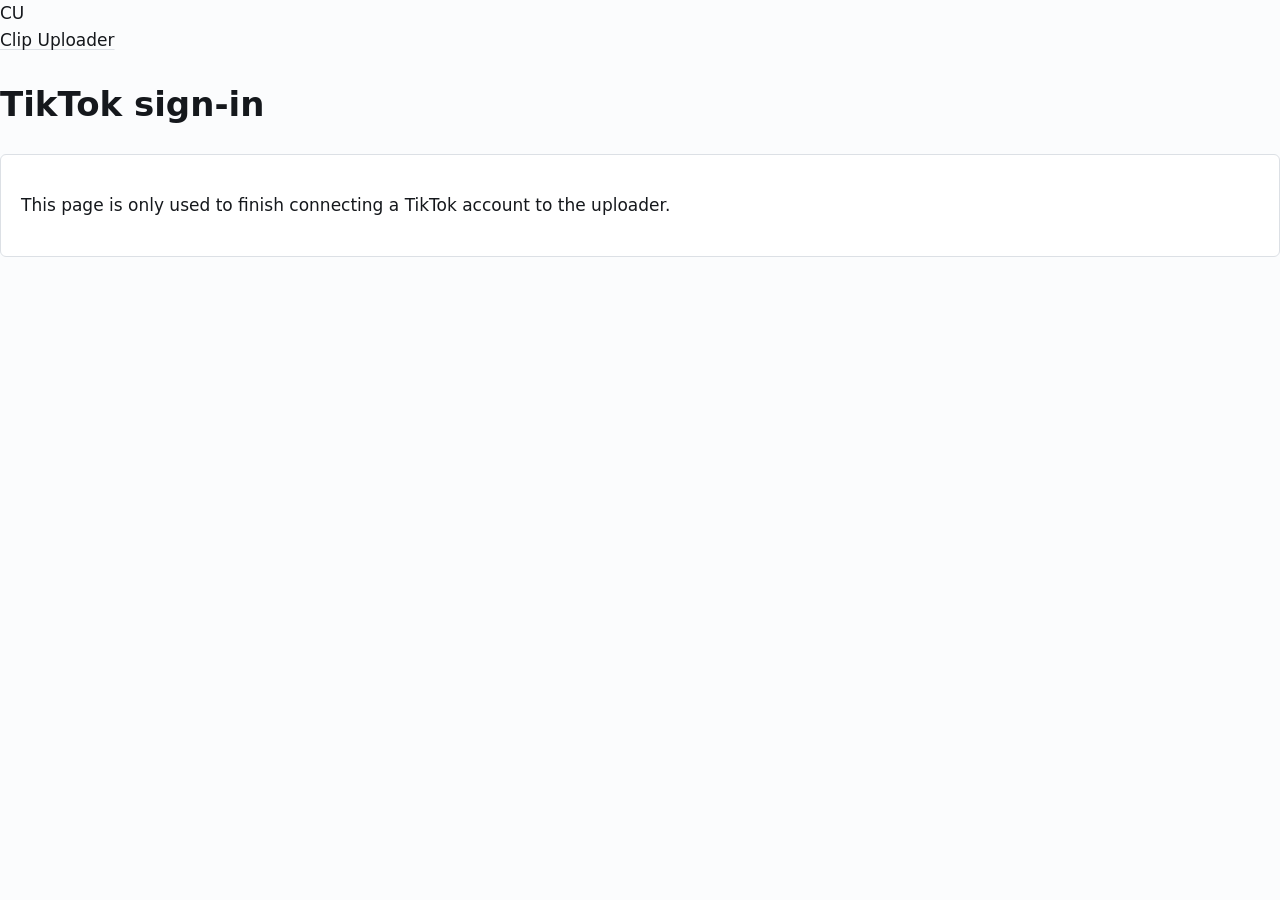
<file: tiktok/callback.html>
<!doctype html>
<html lang="en">
<head>
  <meta charset="utf-8">
  <meta name="viewport" content="width=device-width, initial-scale=1">
  <title>TikTok Sign-in – Clip Uploader</title>
  <meta name="robots" content="noindex">
  <link rel="stylesheet" href="../style.css?v=5">
</head>
<body>
<main>
  <header>
    <div class="logo">CU</div>
    <a href="../">Clip Uploader</a>
  </header>
  <h1>TikTok sign-in</h1>
  <div class="card"><p id="msg">Finishing sign-in…</p></div>
</main>
<script>
  // TikTok only accepts https redirect addresses, so it returns here. This page
  // forwards the result to the uploader waiting on the user's own computer.
  // The local port travels in "state" as "<port>.<random>", and the target is
  // always 127.0.0.1, so the code can never be sent anywhere else.
  (function () {
    var msg = document.getElementById("msg");
    var params = new URLSearchParams(window.location.search);
    var state = params.get("state") || "";
    var port = state.split(".")[0];
    if (!/^\d{4,5}$/.test(port)) {
      msg.textContent = "This page is only used to finish connecting a TikTok account to the uploader.";
      return;
    }
    var forward = new URLSearchParams();
    ["code", "state", "error", "error_description", "scopes"].forEach(function (key) {
      if (params.has(key)) forward.set(key, params.get(key));
    });
    window.location.replace("http://127.0.0.1:" + port + "/callback?" + forward.toString());
  })();
</script>
</body>
</html>
</file>
<file: style.css>
/* Clip Uploader: one typeface (IBM Plex Sans), cool neutrals, one accent: the red "on air" tally light. */
:root {
  --bg: #fbfcfd;
  --bg-soft: #f2f4f6;
  --card: #ffffff;
  --text: #15181c;
  --muted: #5b6470;
  --border: #dce0e5;
  --accent: #d0262d;
  --accent-soft: #fbeaea;
  --accent-text: #ffffff;
  --ok: #1d7a46;
  --radius: 6px;
  --shadow: none;
  --measure: 680px;
}
@media (prefers-color-scheme: dark) {
  :root {
    --bg: #14171b;
    --bg-soft: #1b1f24;
    --card: #1b1f24;
    --text: #e8ebee;
    --muted: #98a1ab;
    --border: #2a3038;
    --accent: #ef4950;
    --accent-soft: #3a1c1e;
    --accent-text: #ffffff;
    --ok: #4cbf7d;
  }
}

* { box-sizing: border-box; }
html { -webkit-text-size-adjust: 100%; }
body {
  margin: 0;
  background: var(--bg);
  color: var(--text);
  font: 400 17px/1.6 "IBM Plex Sans", system-ui, -apple-system, "Segoe UI", sans-serif;
  -webkit-font-smoothing: antialiased;
}
a { color: inherit; text-decoration: underline; text-decoration-color: var(--border); text-underline-offset: 3px; }
a:hover { text-decoration-color: currentColor; }
a:focus-visible, button:focus-visible, select:focus-visible, textarea:focus-visible, input:focus-visible {
  outline: 2px solid var(--accent); outline-offset: 2px;
}
.wrap { max-width: 1040px; margin: 0 auto; padding: 0 24px; }
code { font: 0.88em "IBM Plex Mono", ui-monospace, monospace; background: var(--bg-soft); padding: 1px 5px; border-radius: 4px; }

/* Header and footer */
.site-header { border-bottom: 1px solid var(--border); background: var(--bg); }
.site-header .wrap { display: flex; align-items: center; gap: 24px; min-height: 64px; flex-wrap: wrap; }
.brand { display: flex; align-items: center; gap: 10px; font-weight: 600; font-size: 17px; text-decoration: none; letter-spacing: -0.01em; }
.brand img { width: 26px; height: 26px; }
.nav { margin-left: auto; display: flex; gap: 22px; font-size: 15px; }
.nav a { color: var(--muted); text-decoration: none; }
.nav a:hover, .nav a[aria-current="page"] { color: var(--text); }
.site-footer { border-top: 1px solid var(--border); margin-top: 72px; padding: 28px 0 40px; color: var(--muted); font-size: 14px; }
.site-footer .wrap { display: flex; flex-wrap: wrap; gap: 12px 24px; align-items: center; }
.site-footer nav { display: flex; gap: 20px; flex-wrap: wrap; margin-left: auto; }
.site-footer a { color: var(--muted); }

/* Buttons */
.btn { display: inline-block; padding: 10px 16px; border-radius: var(--radius); border: 1px solid var(--border);
  background: var(--card); color: var(--text); font: 500 15px/1.2 inherit; text-decoration: none; cursor: pointer; }
.btn:hover { border-color: var(--muted); }
.btn.primary { background: var(--text); color: var(--bg); border-color: var(--text); }
.btn.primary:hover { opacity: .9; }

/* Home */
.intro { padding: 72px 0 56px; display: grid; grid-template-columns: minmax(0, 1fr) 360px; gap: 56px; align-items: center; }
.intro h1 { font-size: 46px; line-height: 1.08; letter-spacing: -0.025em; font-weight: 600; margin: 0 0 18px; }
.intro p { font-size: 19px; color: var(--muted); margin: 0 0 28px; max-width: 34em; }
.actions { display: flex; gap: 12px; flex-wrap: wrap; }

/* The one picture: a 16:9 stream frame with the 9:16 clip cropped out of it. */
.frame { position: relative; aspect-ratio: 16 / 9; border: 1.5px solid var(--text); border-radius: 4px; }
.frame::before { content: ""; position: absolute; top: 10px; left: 12px; width: 8px; height: 8px; border-radius: 50%; background: var(--accent); }
.frame .crop { position: absolute; top: -1.5px; bottom: -1.5px; left: 38%; aspect-ratio: 9 / 16;
  border: 2px solid var(--accent); background: var(--accent-soft); }
.frame .crop::after { content: ""; position: absolute; left: 14%; right: 14%; bottom: 16%; height: 6px; border-radius: 3px; background: var(--accent); opacity: .55; }
.frame figcaption { position: absolute; top: calc(100% + 10px); left: 0; font-size: 13px; color: var(--muted); }

.steps { list-style: none; margin: 0; padding: 0; border-top: 1px solid var(--border); }
.steps li { display: grid; grid-template-columns: 180px minmax(0, 1fr); gap: 24px; padding: 20px 0; border-bottom: 1px solid var(--border); }
.steps strong { font-weight: 600; }
.steps span { color: var(--muted); max-width: 36em; }
.block { padding: 48px 0 0; }
.block h2 { font-size: 22px; font-weight: 600; letter-spacing: -0.01em; margin: 0 0 16px; }
.block p { color: var(--muted); max-width: var(--measure); margin: 0 0 12px; }
.platforms { display: grid; grid-template-columns: 1fr 1fr; gap: 32px; }
.platforms h3 { font-size: 17px; font-weight: 600; margin: 0 0 6px; }
.platforms p { font-size: 15px; }

/* Legal pages */
.doc { max-width: var(--measure); padding: 56px 24px 24px; margin: 0 auto; }
.doc h1 { font-size: 34px; letter-spacing: -0.02em; font-weight: 600; margin: 0 0 6px; }
.doc .updated { color: var(--muted); font-size: 15px; margin: 0 0 32px; }
.doc h2 { font-size: 20px; font-weight: 600; margin: 40px 0 8px; }
.doc p, .doc li { line-height: 1.65; }
.doc .summary { border-left: 3px solid var(--accent); padding: 4px 0 4px 18px; margin: 0 0 8px; color: var(--muted); }
.doc table { width: 100%; border-collapse: collapse; font-size: 15px; margin: 12px 0; }
.doc th, .doc td { text-align: left; border-bottom: 1px solid var(--border); padding: 10px 8px; vertical-align: top; }
.doc th { color: var(--muted); font-weight: 500; }
.toc { font-size: 15px; color: var(--muted); }
.card { background: var(--card); border: 1px solid var(--border); border-radius: var(--radius); padding: 20px; }

/* "Developed with YouTube" badge: official asset, unmodified */
.yt-badge { display: inline-block; margin-top: 12px; }
.yt-badge img { height: 34px; width: auto; display: block; }

@media (max-width: 760px) {
  .intro { grid-template-columns: 1fr; gap: 40px; padding: 48px 0 56px; }
  .intro h1 { font-size: 36px; }
  .steps li { grid-template-columns: 1fr; gap: 4px; }
  .platforms { grid-template-columns: 1fr; }
  .nav { margin-left: 0; width: 100%; padding-bottom: 12px; }
}
</file>
